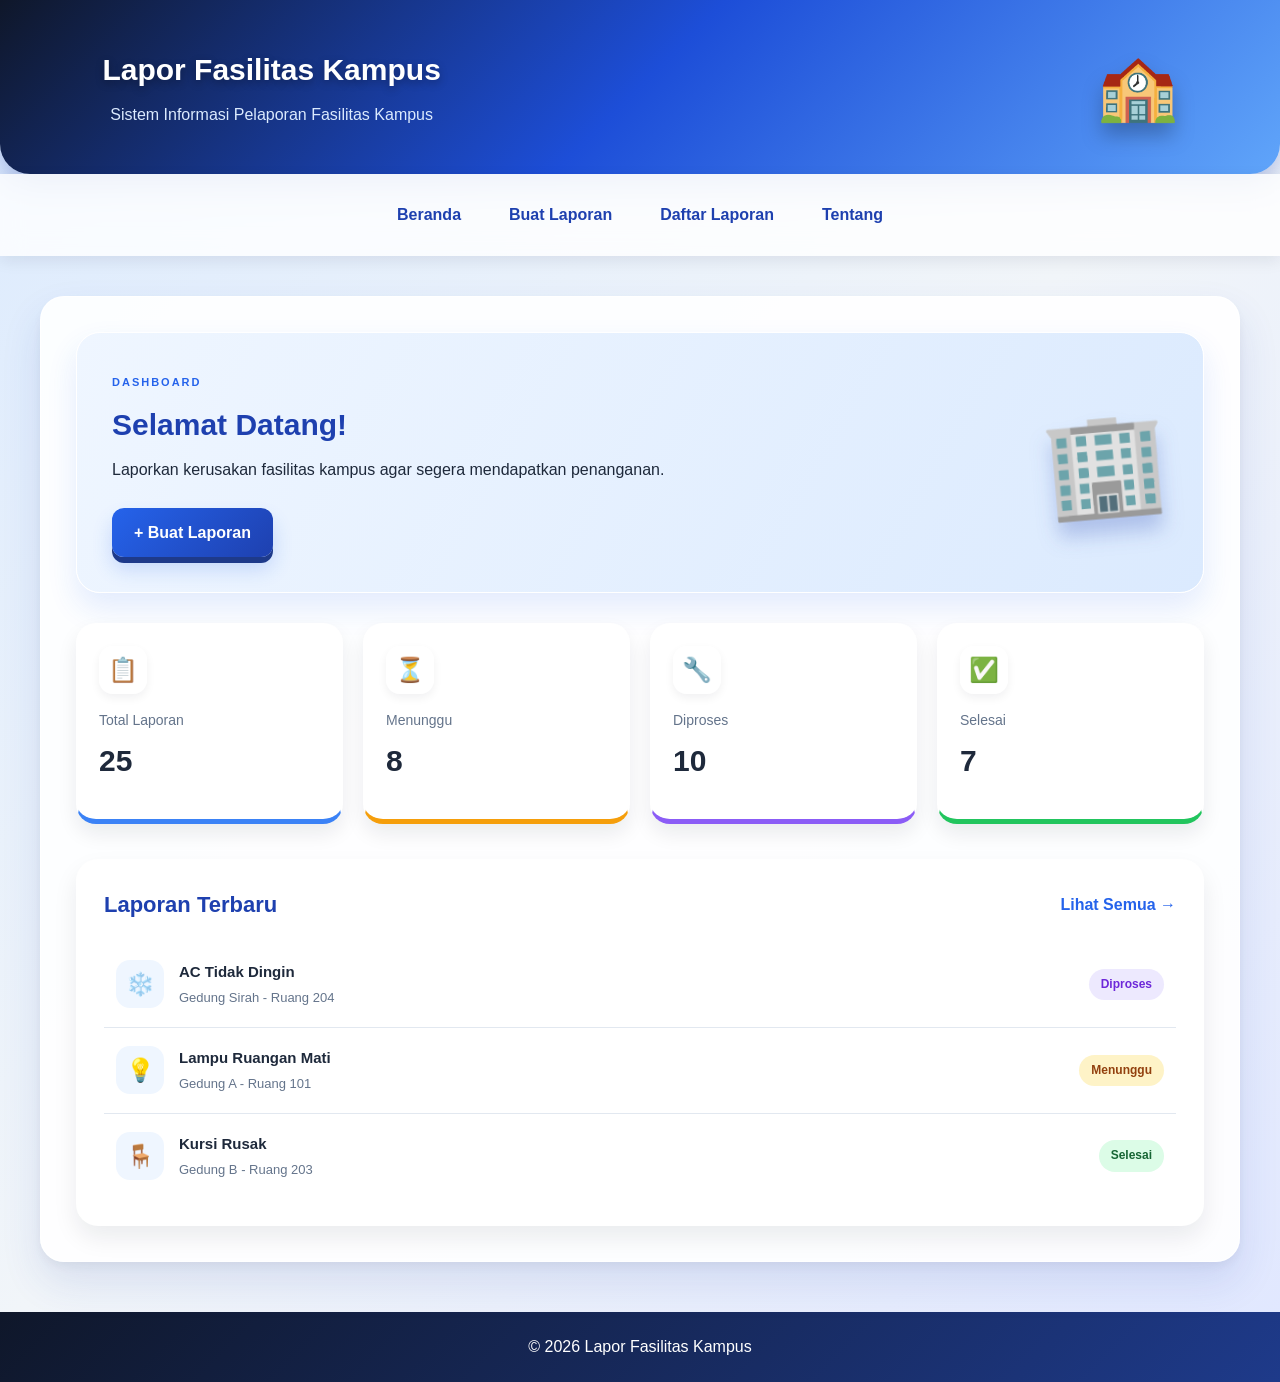
<file: Lapor_Fasilitas/Index.html>
<!DOCTYPE html>
<html lang="id">
<head>
    <meta charset="UTF-8">
    <meta name="viewport" content="width=device-width, initial-scale=1.0">
    <title>Lapor Fasilitas Kampus</title>
    <link rel="stylesheet" href="css/style.css">
</head>

<body>

    
<body>

    <header class="dashboard-header">
        <div class="header-content">
            <div>
                <h1>Lapor Fasilitas Kampus</h1>
                <p>Sistem Informasi Pelaporan Fasilitas Kampus</p>
            </div>
            <div class="header-icon">🏫</div>
        </div>
    </header>

    <nav>
        <a href="index.html">Beranda</a>
        <a href="laporan.html">Buat Laporan</a>
        <a href="daftar.html">Daftar Laporan</a>
        <a href="tentang.html">Tentang</a>
    </nav>

    <main class="dashboard">

        <section class="welcome">
            <div>
                <span class="welcome-label">DASHBOARD</span>
                <h2>Selamat Datang!</h2>
                <p>
                    Laporkan kerusakan fasilitas kampus
                    agar segera mendapatkan penanganan.
                </p>

                <a href="laporan.html" class="primary-button">
                    + Buat Laporan
                </a>
            </div>

            <div class="welcome-illustration">
                🏢
            </div>
        </section>

        <section class="statistics">
            <div class="stat-card blue">
                <div class="stat-icon">📋</div>
                <p>Total Laporan</p>
                <h3>25</h3>
            </div>

            <div class="stat-card orange">
                <div class="stat-icon">⏳</div>
                <p>Menunggu</p>
                <h3>8</h3>
            </div>

            <div class="stat-card purple">
                <div class="stat-icon">🔧</div>
                <p>Diproses</p>
                <h3>10</h3>
            </div>

            <div class="stat-card green">
                <div class="stat-icon">✅</div>
                <p>Selesai</p>
                <h3>7</h3>
            </div>
        </section>

        <section class="recent-reports">
            <div class="section-heading">
                <h2>Laporan Terbaru</h2>
                <a href="daftar.html">Lihat Semua →</a>
            </div>

            <div class="report-item">
                <div class="report-icon">❄️</div>
                <div class="report-info">
                    <h3>AC Tidak Dingin</h3>
                    <p>Gedung Sirah - Ruang 204</p>
                </div>
                <span class="status processing">Diproses</span>
            </div>

            <div class="report-item">
                <div class="report-icon">💡</div>
                <div class="report-info">
                    <h3>Lampu Ruangan Mati</h3>
                    <p>Gedung A - Ruang 101</p>
                </div>
                <span class="status waiting">Menunggu</span>
            </div>

            <div class="report-item">
                <div class="report-icon">🪑</div>
                <div class="report-info">
                    <h3>Kursi Rusak</h3>
                    <p>Gedung B - Ruang 203</p>
                </div>
                <span class="status completed">Selesai</span>
            </div>
        </section>

    </main>

    <footer>
        <p>&copy; 2026 Lapor Fasilitas Kampus</p>
    </footer>

    <script src="js/daftar.js"></script>

</body>
</html>
</file>
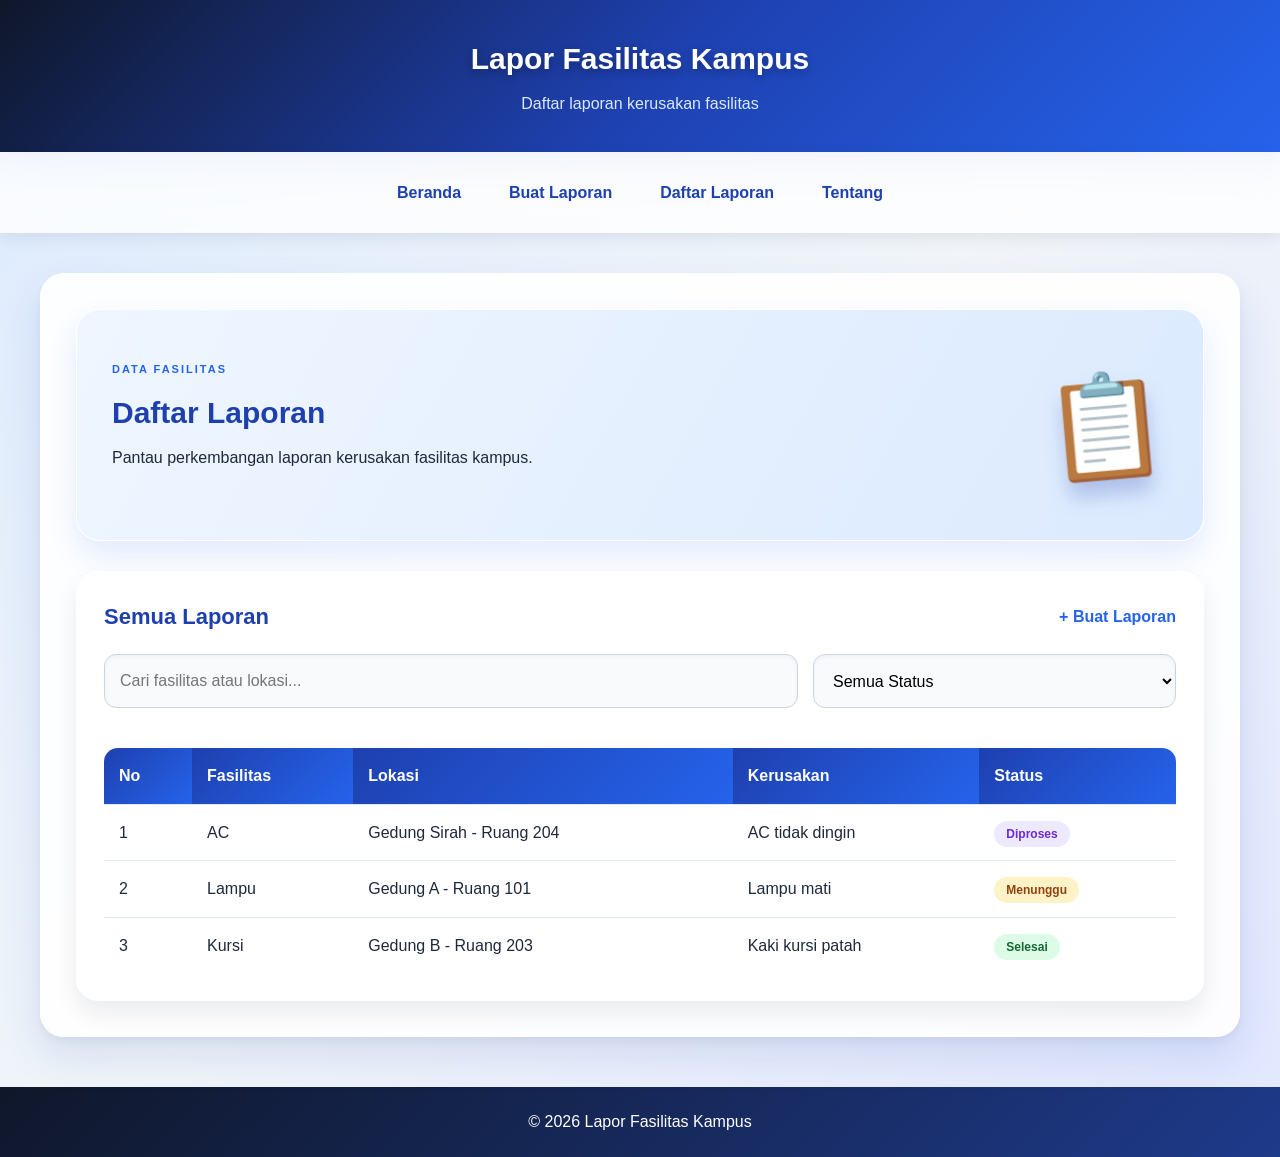
<file: Lapor_Fasilitas/Daftar.html>
<!DOCTYPE html>
<html lang="id">
<head>
    <meta charset="UTF-8">
    <meta name="viewport" content="width=device-width, initial-scale=1.0">
    <title>Daftar Laporan</title>
    <link rel="stylesheet" href="css/style.css">
</head>

<body>

    <header>
        <h1>Lapor Fasilitas Kampus</h1>
        <p>Daftar laporan kerusakan fasilitas</p>
    </header>

    <nav>
        <a href="index.html">Beranda</a>
        <a href="laporan.html">Buat Laporan</a>
        <a href="daftar.html">Daftar Laporan</a>
        <a href="tentang.html">Tentang</a>
    </nav>

    
<main class="dashboard">

    <section class="welcome">
        <div>
            <span class="welcome-label">DATA FASILITAS</span>
            <h2>Daftar Laporan</h2>
            <p>Pantau perkembangan laporan kerusakan fasilitas kampus.</p>
        </div>
        <div class="welcome-illustration">📋</div>
    </section>

    <section class="recent-reports">
        <div class="section-heading">
            <h2>Semua Laporan</h2>
            <a href="laporan.html">+ Buat Laporan</a>
        </div>

        <div class="report-filters">
            <input
                type="search"
                id="searchInput"
                placeholder="Cari fasilitas atau lokasi..."
            >

            <select id="statusFilter">
                <option value="semua">Semua Status</option>
                <option value="menunggu">Menunggu</option>
                <option value="diproses">Diproses</option>
                <option value="selesai">Selesai</option>
            </select>
        </div>

        <div class="table-wrapper">
            <table>
                <thead>
                    <tr>
                        <th>No</th>
                        <th>Fasilitas</th>
                        <th>Lokasi</th>
                        <th>Kerusakan</th>
                        <th>Status</th>
                    </tr>
                </thead>

                <tbody id="reportTable">
                    <tr>
                        <td>1</td>
                        <td>AC</td>
                        <td>Gedung Sirah - Ruang 204</td>
                        <td>AC tidak dingin</td>
                        <td>
                            <span class="status processing">Diproses</span>
                        </td>
                    </tr>

                    <tr>
                        <td>2</td>
                        <td>Lampu</td>
                        <td>Gedung A - Ruang 101</td>
                        <td>Lampu mati</td>
                        <td>
                            <span class="status waiting">Menunggu</span>
                        </td>
                    </tr>

                    <tr>
                        <td>3</td>
                        <td>Kursi</td>
                        <td>Gedung B - Ruang 203</td>
                        <td>Kaki kursi patah</td>
                        <td>
                            <span class="status completed">Selesai</span>
                        </td>
                    </tr>
                </tbody>
            </table>
        </div>

        <p id="emptyMessage" hidden>
            Tidak ada laporan yang sesuai.
        </p>
    </section>

</main>

    <footer>
        <p>&copy; 2026 Lapor Fasilitas Kampus</p>
    </footer>

</body>
</html>
</file>
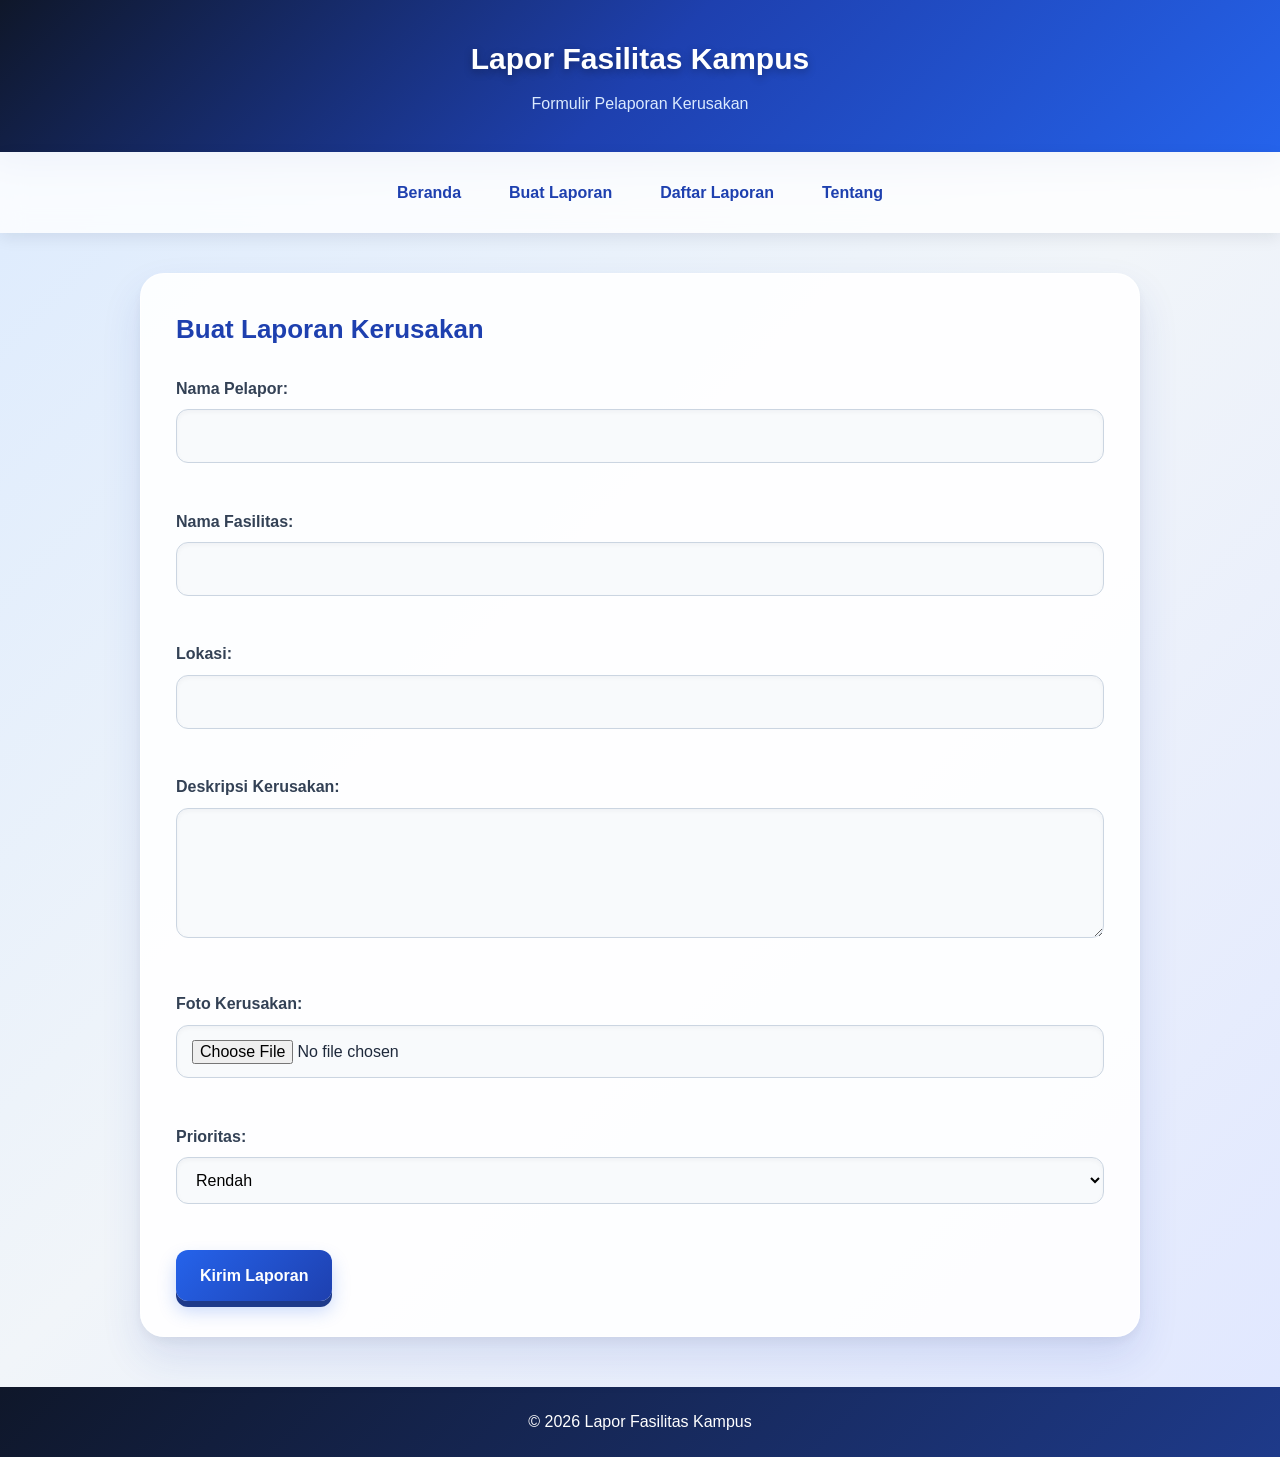
<file: Lapor_Fasilitas/Laporan.html>
<!DOCTYPE html>
<html lang="id">
<head>
    <meta charset="UTF-8">
    <meta name="viewport" content="width=device-width, initial-scale=1.0">
    <title>Buat Laporan</title>
    <link rel="stylesheet" href="css/style.css">
</head>

<body>

    <header>
        <h1>Lapor Fasilitas Kampus</h1>
        <p>Formulir Pelaporan Kerusakan</p>
    </header>

    <nav>
        <a href="index.html">Beranda</a>
        <a href="laporan.html">Buat Laporan</a>
        <a href="daftar.html">Daftar Laporan</a>
        <a href="tentang.html">Tentang</a>
    </nav>

    <main>

        <h2>Buat Laporan Kerusakan</h2>

        <form>

            <label for="nama">Nama Pelapor:</label>
            <br>
            <input type="text" id="nama" name="nama">
            <br><br>

            <label for="fasilitas">Nama Fasilitas:</label>
            <br>
            <input type="text" id="fasilitas" name="fasilitas">
            <br><br>

            <label for="lokasi">Lokasi:</label>
            <br>
            <input type="text" id="lokasi" name="lokasi">
            <br><br>

            <label for="deskripsi">Deskripsi Kerusakan:</label>
            <br>
            <textarea id="deskripsi" name="deskripsi"></textarea>
            <br><br>

            <label for="foto">Foto Kerusakan:</label>
            <br>
            <input type="file" id="foto" name="foto">
            <br><br>

            <label for="prioritas">Prioritas:</label>
            <br>

            <select id="prioritas" name="prioritas">
                <option value="rendah">Rendah</option>
                <option value="sedang">Sedang</option>
                <option value="tinggi">Tinggi</option>
            </select>

            <br><br>

            <button type="submit">Kirim Laporan</button>

        </form>

    </main>

    <footer>
        <p>&copy; 2026 Lapor Fasilitas Kampus</p>
    </footer>

</body>
</html>
</file>
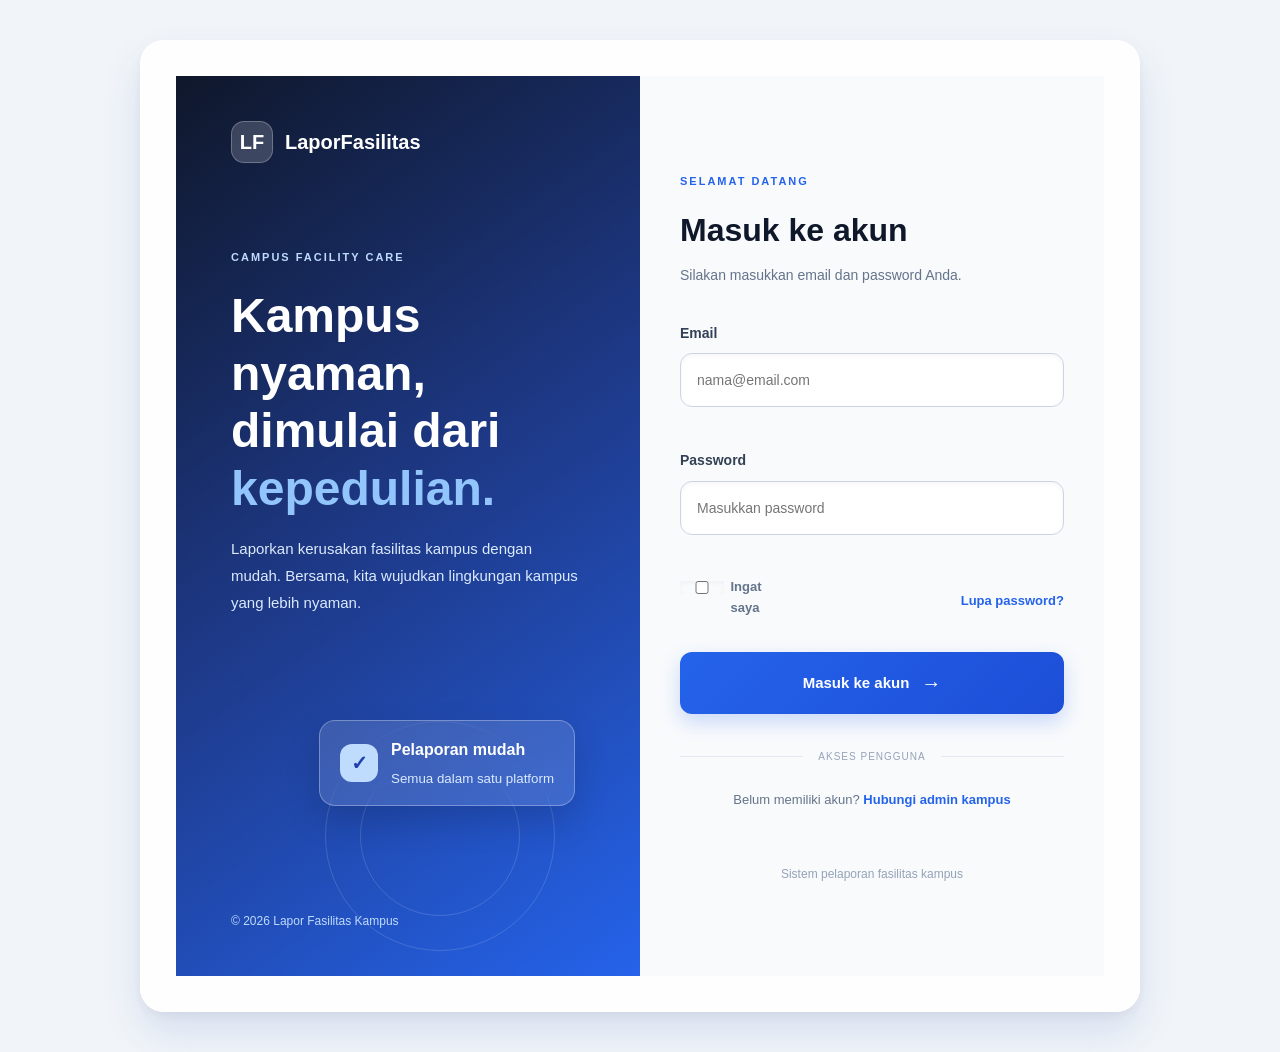
<file: Lapor_Fasilitas/Login.html>
<!DOCTYPE html>
<html lang="id">
<head>
    <meta charset="UTF-8">
    <meta name="viewport" content="width=device-width, initial-scale=1.0">
    <title>Login | Lapor Fasilitas Kampus</title>
    <link rel="stylesheet" href="css/style.css">
</head>
<body class="login-page">

    <main class="login-wrapper">

        <!-- Bagian kiri -->
        <section class="login-visual">
            <div class="visual-content">
                <div class="brand">
                    <div class="brand-icon">LF</div>
                    <span>LaporFasilitas</span>
                </div>

                <div class="visual-text">
                    <span class="visual-label">CAMPUS FACILITY CARE</span>
                    <h1>Kampus nyaman,<br>
                        dimulai dari <span>kepedulian.</span>
                    </h1>
                    <p>
                        Laporkan kerusakan fasilitas kampus dengan mudah.
                        Bersama, kita wujudkan lingkungan kampus yang
                        lebih nyaman.
                    </p>
                </div>

                <div class="visual-decoration">
                    <div class="decoration-circle circle-one"></div>
                    <div class="decoration-circle circle-two"></div>
                    <div class="decoration-card">
                        <div class="decoration-icon">✓</div>
                        <div>
                            <strong>Pelaporan mudah</strong>
                            <small>Semua dalam satu platform</small>
                        </div>
                    </div>
                </div>

                <div class="visual-footer">
                    © 2026 Lapor Fasilitas Kampus
                </div>
            </div>
        </section>

        <!-- Bagian kanan -->
        <section class="login-form-section">
            <div class="login-form-card">

                <div class="mobile-brand">
                    <div class="brand-icon">LF</div>
                    <span>LaporFasilitas</span>
                </div>

                <div class="form-heading">
                    <span class="welcome-label">SELAMAT DATANG</span>
                    <h2>Masuk ke akun</h2>
                    <p>Silakan masukkan email dan password Anda.</p>
                </div>

                <form>
                    <div class="input-group">
                        <label for="email">Email</label>
                        <input
                            type="email"
                            id="email"
                            placeholder="nama@email.com"
                            required
                        >
                    </div>

                    <div class="input-group">
                        <label for="password">Password</label>
                        <input
                            type="password"
                            id="password"
                            placeholder="Masukkan password"
                            required
                        >
                    </div>

                    <div class="form-options">
                        <label class="remember-option">
                            <input type="checkbox">
                            <span>Ingat saya</span>
                        </label>

                        <a href="#" class="forgot-link">
                            Lupa password?
                        </a>
                    </div>

                    <button type="submit" class="modern-login-button">
                        Masuk ke akun
                        <span>→</span>
                    </button>
                </form>

                <div class="login-divider">
                    <span>AKSES PENGGUNA</span>
                </div>

                <p class="account-info">
                    Belum memiliki akun?
                    <a href="#">Hubungi admin kampus</a>
                </p>

                <p class="security-note">
                    Sistem pelaporan fasilitas kampus
                </p>

            </div>
        </section>

    </main>

</body>
</html>
</file>
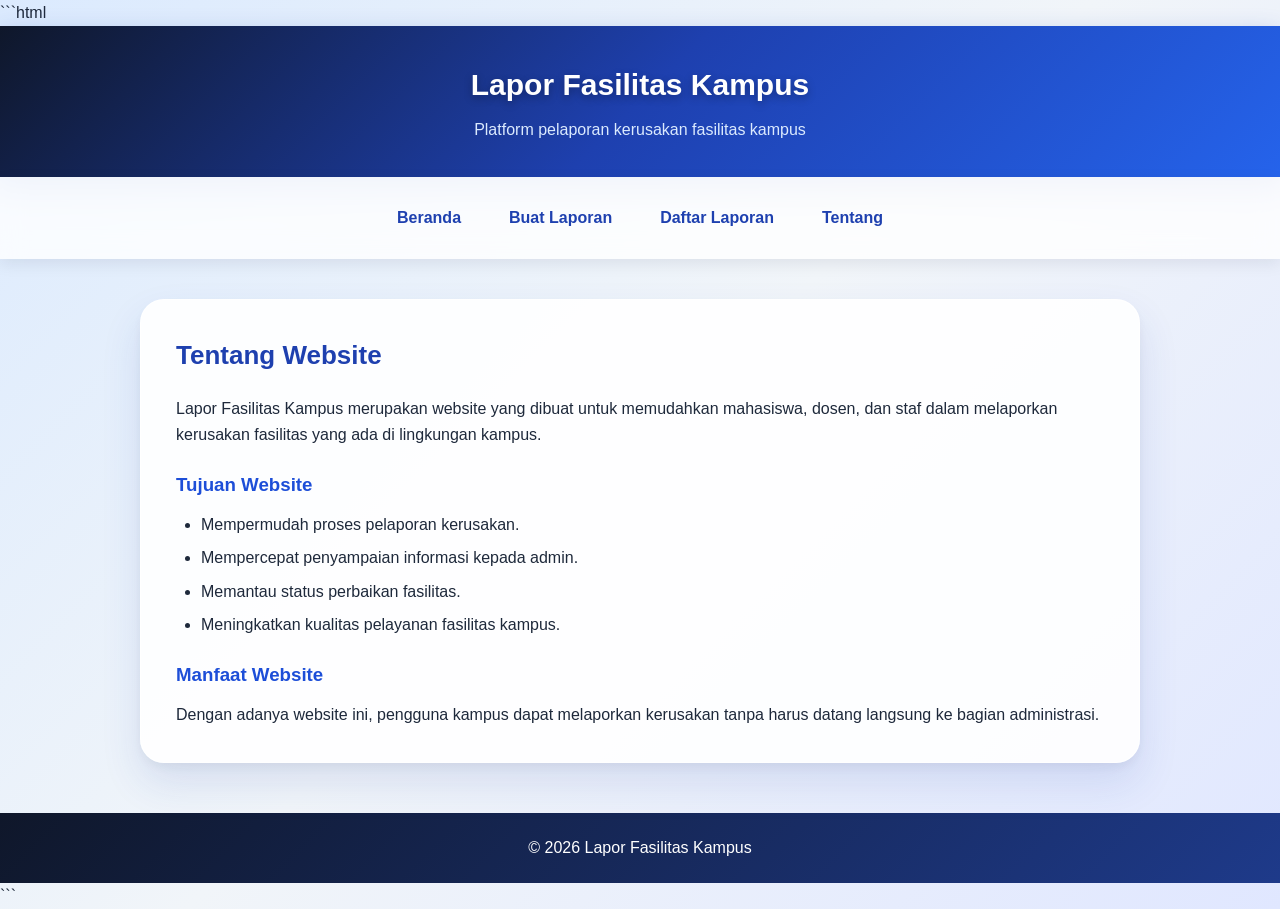
<file: Lapor_Fasilitas/tentang.html>
```html
<!DOCTYPE html>
<html lang="id">
<head>
    <meta charset="UTF-8">
    <meta name="viewport" content="width=device-width, initial-scale=1.0">
    <title> Lapor Fasilitas Kampus</title>
    <link rel="stylesheet" href="css/style.css">
</head>

<body>

    <header>
        <h1>Lapor Fasilitas Kampus</h1>
        <p>Platform pelaporan kerusakan fasilitas kampus</p>
    </header>

    <nav>
        <a href="index.html">Beranda</a>
        <a href="laporan.html">Buat Laporan</a>
        <a href="daftar.html">Daftar Laporan</a>
        <a href="tentang.html">Tentang</a>
    </nav>

    <main>

        <h2>Tentang Website</h2>

        <p>
            Lapor Fasilitas Kampus merupakan website
            yang dibuat untuk memudahkan mahasiswa,
            dosen, dan staf dalam melaporkan kerusakan
            fasilitas yang ada di lingkungan kampus.
        </p>

        <h3>Tujuan Website</h3>

        <ul>
            <li>Mempermudah proses pelaporan kerusakan.</li>
            <li>Mempercepat penyampaian informasi kepada admin.</li>
            <li>Memantau status perbaikan fasilitas.</li>
            <li>Meningkatkan kualitas pelayanan fasilitas kampus.</li>
        </ul>

        <h3>Manfaat Website</h3>

        <p>
            Dengan adanya website ini, pengguna kampus
            dapat melaporkan kerusakan tanpa harus
            datang langsung ke bagian administrasi.
        </p>

    </main>

    <footer>
        <p>&copy; 2026 Lapor Fasilitas Kampus</p>
    </footer>

</body>
</html>
```
</file>
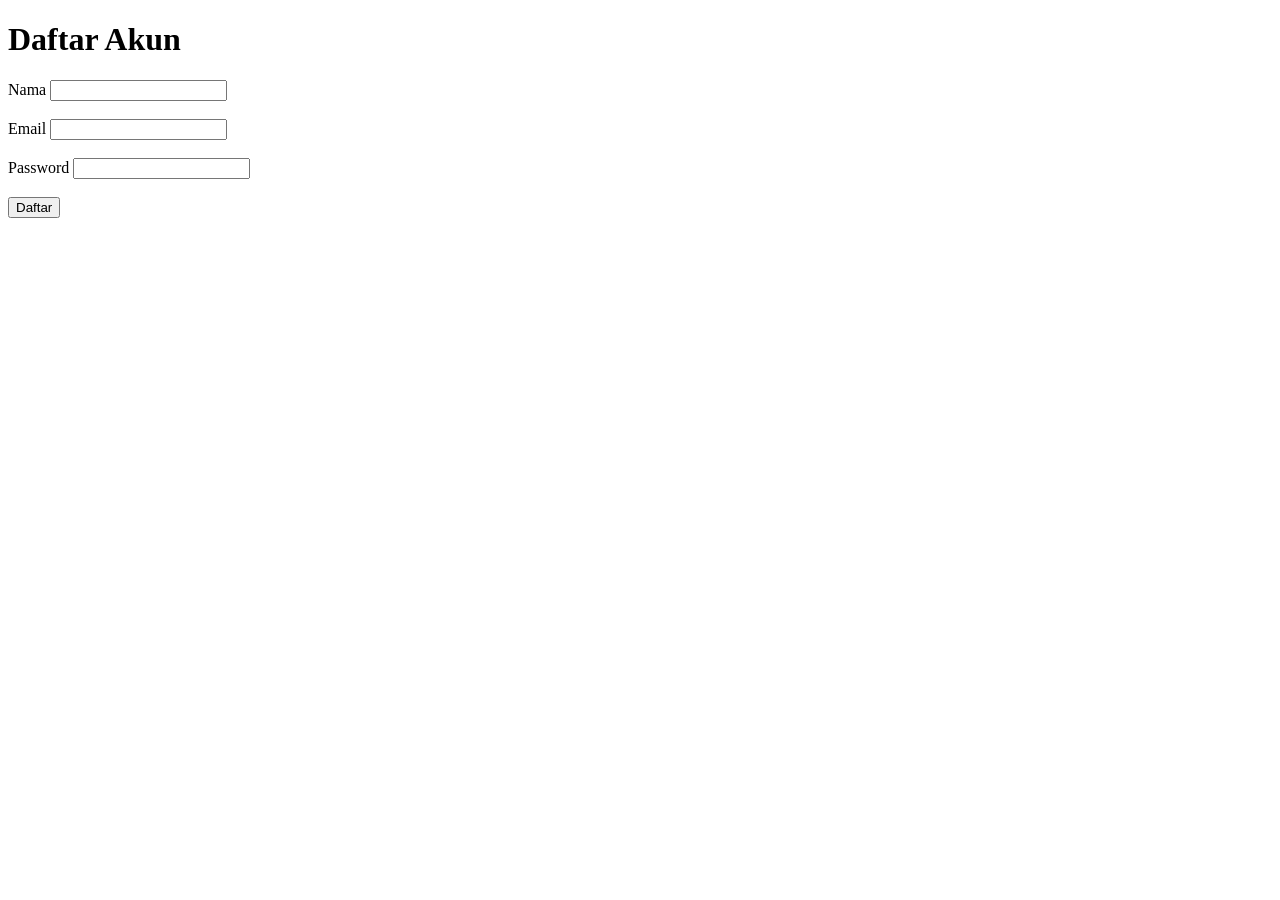
<file: Lapor_Fasilitas/Templates/Daftar.html>
<!DOCTYPE html>
<html lang="id">
<head>
    <meta charset="UTF-8">
    <meta name="viewport" content="width=device-width, initial-scale=1.0">
    <title>Daftar Akun</title>
</head>
<body>

    <h1>Daftar Akun</h1>

    <form method="POST" action="/register">
        <label>Nama</label>
        <input type="text">

        <br><br>

        <label>Email</label>
        <input type="email">

        <br><br>

        <label>Password</label>
        <input type="password">

        <br><br>

        <button type="submit">Daftar</button>
    </form>

</body>
</html>
</file>
<file: Lapor_Fasilitas/css/style.css>
/* RESET */
* {
    margin: 0;
    padding: 0;
    box-sizing: border-box;
}

/* BODY */
body {
    font-family: 'Segoe UI', Arial, sans-serif;
    background: linear-gradient(135deg, #dbeafe, #f1f5f9, #e0e7ff);
    color: #1e293b;
    line-height: 1.6;
    min-height: 100vh;
}

/* HEADER */
header {
    background: linear-gradient(135deg, #0f172a, #1e40af, #2563eb);
    color: white;
    padding: 35px 20px;
    text-align: center;
    box-shadow: 0 10px 25px rgba(30, 64, 175, 0.3);
    position: relative;
}

header h1 {
    font-size: 30px;
    margin-bottom: 8px;
    text-shadow: 0 3px 8px rgba(0, 0, 0, 0.3);
}

header p {
    color: #dbeafe;
}

/* NAVIGATION */
nav {
    display: flex;
    justify-content: center;
    flex-wrap: wrap;
    gap: 12px;
    padding: 18px;
    background: rgba(255, 255, 255, 0.8);
    backdrop-filter: blur(12px);
    box-shadow: 0 5px 15px rgba(15, 23, 42, 0.08);
    position: sticky;
    top: 0;
    z-index: 10;
}

nav a {
    text-decoration: none;
    color: #1e40af;
    font-weight: 600;
    padding: 10px 18px;
    border-radius: 12px;
    transition: all 0.3s ease;
}

nav a:hover {
    color: white;
    background: linear-gradient(135deg, #2563eb, #1d4ed8);
    transform: translateY(-4px);
    box-shadow: 0 7px 15px rgba(37, 99, 235, 0.35);
}

/* MAIN CONTENT */
main {
    max-width: 1000px;
    margin: 40px auto;
    padding: 35px;
    background: rgba(255, 255, 255, 0.9);
    border: 1px solid rgba(255, 255, 255, 0.8);
    border-radius: 24px;
    box-shadow:
        0 20px 40px rgba(30, 64, 175, 0.12),
        0 5px 12px rgba(15, 23, 42, 0.05);
    transition: transform 0.3s ease, box-shadow 0.3s ease;
}

main:hover {
    box-shadow:
        0 25px 50px rgba(30, 64, 175, 0.18),
        0 8px 18px rgba(15, 23, 42, 0.08);
}

main h2 {
    color: #1e40af;
    margin-bottom: 20px;
    font-size: 26px;
}

main h3 {
    color: #1d4ed8;
    margin: 22px 0 12px;
}

/* FORM */
form {
    margin-top: 25px;
}

label {
    display: inline-block;
    font-weight: 600;
    margin-bottom: 8px;
    color: #334155;
}

input,
textarea,
select {
    width: 100%;
    padding: 13px 15px;
    margin-bottom: 20px;
    border: 1px solid #cbd5e1;
    border-radius: 12px;
    background: #f8fafc;
    font: inherit;
    outline: none;
    transition: all 0.3s ease;
    box-shadow: inset 0 2px 5px rgba(15, 23, 42, 0.04);
}

input:focus,
textarea:focus,
select:focus {
    background: white;
    border-color: #3b82f6;
    box-shadow: 0 0 0 4px rgba(59, 130, 246, 0.15);
}

textarea {
    min-height: 130px;
    resize: vertical;
}

/* BUTTON */
button,
main > a {
    display: inline-block;
    background: linear-gradient(135deg, #2563eb, #1e40af);
    color: white;
    border: none;
    border-radius: 12px;
    padding: 13px 24px;
    font: inherit;
    font-weight: 600;
    text-decoration: none;
    cursor: pointer;
    box-shadow:
        0 6px 0 #1e3a8a,
        0 10px 18px rgba(37, 99, 235, 0.25);
    transition: all 0.2s ease;
}

button:hover,
main > a:hover {
    transform: translateY(-3px);
    box-shadow:
        0 9px 0 #1e3a8a,
        0 15px 22px rgba(37, 99, 235, 0.3);
}

button:active,
main > a:active {
    transform: translateY(4px);
    box-shadow: 0 2px 0 #1e3a8a;
}

/* TABLE */
table {
    width: 100%;
    border-collapse: separate;
    border-spacing: 0;
    overflow: hidden;
    border-radius: 14px;
    margin-top: 20px;
    box-shadow: 0 8px 20px rgba(15, 23, 42, 0.08);
}

th,
td {
    padding: 15px;
    text-align: left;
    border-bottom: 1px solid #e2e8f0;
}

th {
    background: linear-gradient(135deg, #1e40af, #2563eb);
    color: white;
}

td {
    background: white;
}

tr:last-child td {
    border-bottom: none;
}

tbody tr:hover td {
    background: #eff6ff;
}

/* LIST */
ul {
    padding-left: 25px;
}

li {
    margin-bottom: 8px;
}

/* FOOTER */
footer {
    background: linear-gradient(135deg, #0f172a, #1e3a8a);
    color: white;
    text-align: center;
    padding: 22px;
    margin-top: 50px;
}

/* ANIMATION */
@keyframes fadeUp {
    from {
        opacity: 0;
        transform: translateY(20px);
    }

    to {
        opacity: 1;
        transform: translateY(0);
    }
}

main {
    animation: fadeUp 0.6s ease both;
}

/* RESPONSIVE */
@media (max-width: 600px) {
    header h1 {
        font-size: 23px;
    }

    nav {
        gap: 5px;
        padding: 12px;
    }

    nav a {
        padding: 8px 10px;
        font-size: 13px;
    }

    main {
        margin: 20px 12px;
        padding: 20px;
        border-radius: 18px;
    }

    main h2 {
        font-size: 22px;
    }

    table {
        font-size: 12px;
    }

    th,
    td {
        padding: 9px;
    }
}

/* REDUCE ANIMATION FOR ACCESSIBILITY */
@media (prefers-reduced-motion: reduce) {
    *,
    *::before,
    *::after {
        animation-duration: 0.01ms !important;
        transition-duration: 0.01ms !important;
    }
}


/* DASHBOARD HEADER */
.dashboard-header {
    background: linear-gradient(135deg, #0f172a, #1d4ed8, #60a5fa);
    padding: 35px 8%;
    border-radius: 0 0 30px 30px;
}

.header-content {
    max-width: 1200px;
    margin: auto;
    display: flex;
    align-items: center;
    justify-content: space-between;
}

.header-icon {
    font-size: 65px;
    filter: drop-shadow(0 12px 10px rgba(0, 0, 0, 0.25));
}

/* DASHBOARD CONTAINER */
.dashboard {
    max-width: 1200px;
}

/* WELCOME CARD */
.welcome {
    display: flex;
    justify-content: space-between;
    align-items: center;
    gap: 20px;
    background: linear-gradient(120deg, #eff6ff, #dbeafe);
    border: 1px solid white;
    border-radius: 24px;
    padding: 35px;
    margin-bottom: 30px;
    box-shadow: 0 15px 30px rgba(37, 99, 235, 0.12);
    overflow: hidden;
}

.welcome-label {
    color: #2563eb;
    font-size: 12px;
    font-weight: bold;
    letter-spacing: 2px;
}

.welcome h2 {
    font-size: 30px;
    margin: 8px 0;
}

.welcome p {
    margin-bottom: 25px;
}

.welcome-illustration {
    font-size: 100px;
    filter: drop-shadow(0 15px 10px rgba(30, 64, 175, 0.25));
    transform: rotate(-5deg);
}

/* PRIMARY BUTTON */
.primary-button {
    display: inline-block;
    background: linear-gradient(135deg, #2563eb, #1e40af);
    color: white;
    text-decoration: none;
    font-weight: bold;
    padding: 12px 22px;
    border-radius: 12px;
    box-shadow: 0 6px 0 #1e3a8a,
                0 12px 20px rgba(37, 99, 235, 0.2);
    transition: 0.25s ease;
}

.primary-button:hover {
    transform: translateY(-4px);
    box-shadow: 0 10px 0 #1e3a8a,
                0 18px 25px rgba(37, 99, 235, 0.25);
}

/* STATISTICS */
.statistics {
    display: grid;
    grid-template-columns: repeat(4, 1fr);
    gap: 20px;
    margin-bottom: 35px;
}

.stat-card {
    padding: 22px;
    border-radius: 20px;
    background: white;
    border: 1px solid rgba(255, 255, 255, 0.9);
    box-shadow: 0 10px 20px rgba(15, 23, 42, 0.08);
    transition: 0.3s ease;
    position: relative;
    overflow: hidden;
}

.stat-card:hover {
    transform: translateY(-8px) rotateX(3deg);
    box-shadow: 0 20px 30px rgba(15, 23, 42, 0.15);
}

.stat-icon {
    width: 48px;
    height: 48px;
    display: grid;
    place-items: center;
    border-radius: 14px;
    font-size: 24px;
    margin-bottom: 15px;
    background: rgba(255, 255, 255, 0.7);
    box-shadow: 0 4px 10px rgba(15, 23, 42, 0.06);
}

.stat-card p {
    color: #64748b;
    font-size: 14px;
}

.stat-card h3 {
    font-size: 30px;
    margin-top: 5px;
    color: #1e293b;
}

.stat-card.blue {
    border-bottom: 5px solid #3b82f6;
}

.stat-card.orange {
    border-bottom: 5px solid #f59e0b;
}

.stat-card.purple {
    border-bottom: 5px solid #8b5cf6;
}

.stat-card.green {
    border-bottom: 5px solid #22c55e;
}

/* RECENT REPORTS */
.recent-reports {
    background: white;
    padding: 28px;
    border-radius: 22px;
    box-shadow: 0 12px 25px rgba(15, 23, 42, 0.08);
}

.section-heading {
    display: flex;
    justify-content: space-between;
    align-items: center;
    gap: 12px;
    margin-bottom: 20px;
}

.section-heading h2 {
    margin: 0;
    font-size: 22px;
}

.section-heading a {
    color: #2563eb;
    text-decoration: none;
    font-weight: bold;
}

.report-item {
    display: flex;
    align-items: center;
    gap: 15px;
    padding: 18px 12px;
    border-bottom: 1px solid #e2e8f0;
    transition: 0.25s ease;
}

.report-item:last-child {
    border-bottom: none;
}

.report-item:hover {
    background: #f8fafc;
    transform: translateX(5px);
}

.report-icon {
    min-width: 48px;
    height: 48px;
    display: grid;
    place-items: center;
    border-radius: 14px;
    background: #eff6ff;
    font-size: 23px;
}

.report-info {
    flex: 1;
    min-width: 0;
}

.report-info h3 {
    font-size: 15px;
    margin: 0;
    color: #1e293b;
}

.report-info p {
    font-size: 13px;
    color: #64748b;
    margin-top: 4px;
}

.status {
    font-size: 12px;
    font-weight: bold;
    padding: 6px 12px;
    border-radius: 20px;
    white-space: nowrap;
}

.status.processing {
    background: #ede9fe;
    color: #6d28d9;
}

.status.waiting {
    background: #fef3c7;
    color: #92400e;
}

.status.completed {
    background: #dcfce7;
    color: #166534;
}

/* RESPONSIVE DASHBOARD */
@media (max-width: 800px) {
    .statistics {
        grid-template-columns: repeat(2, 1fr);
    }

    .dashboard-header {
        padding: 30px 20px;
    }
}

@media (max-width: 500px) {
    .welcome {
        padding: 22px;
    }

    .welcome h2 {
        font-size: 23px;
    }

    .welcome-illustration {
        font-size: 55px;
    }

    .statistics {
        gap: 12px;
    }

    .stat-card {
        padding: 15px;
    }

    .stat-card h3 {
        font-size: 24px;
    }

    .recent-reports {
        padding: 18px 12px;
    }

    .report-item {
        gap: 9px;
        flex-wrap: wrap;
    }

    .status {
        margin-left: auto;
    }

    .section-heading h2 {
        font-size: 18px;
    }
}


/* FILTER LAPORAN */
.report-filters {
    display: flex;
    gap: 15px;
    margin: 20px 0;
}

.report-filters input,
.report-filters select {
    margin-bottom: 0;
    background: #f8fafc;
}

.report-filters input {
    flex: 2;
}

.report-filters select {
    flex: 1;
}

/* TABEL RESPONSIVE */
.table-wrapper {
    width: 100%;
    overflow-x: auto;
    border-radius: 14px;
}

.table-wrapper table {
    min-width: 650px;
}

/* PESAN KOSONG */
#emptyMessage {
    text-align: center;
    padding: 25px;
    color: #64748b;
}

/* RESPONSIVE FILTER */
@media (max-width: 600px) {
    .report-filters {
        flex-direction: column;
    }

    .report-filters input,
    .report-filters select {
        width: 100%;
    }
}

/* =========================
   LOGIN PAGE MODERN
========================= */

.login-page {
    min-height: 100vh;
    margin: 0;
    font-family: "Segoe UI", Arial, sans-serif;
    background: #f1f5f9;
}

.login-wrapper {
    display: grid;
    grid-template-columns: 1fr 1fr;
    min-height: 100vh;
}

/* BAGIAN KIRI */

.login-visual {
    position: relative;
    overflow: hidden;
    background: linear-gradient(145deg, #0f172a, #1e3a8a, #2563eb);
    color: white;
    padding: 45px 55px;
}

.visual-content {
    position: relative;
    z-index: 2;
    display: flex;
    flex-direction: column;
    min-height: calc(100vh - 90px);
}

.brand {
    display: flex;
    align-items: center;
    gap: 12px;
    font-size: 20px;
    font-weight: bold;
}

.brand-icon {
    width: 42px;
    height: 42px;
    display: grid;
    place-items: center;
    border-radius: 13px;
    background: rgba(255, 255, 255, 0.18);
    border: 1px solid rgba(255, 255, 255, 0.25);
    font-weight: bold;
    backdrop-filter: blur(10px);
}

.visual-text {
    margin-top: auto;
    margin-bottom: 35px;
    max-width: 480px;
}

.visual-label,
.welcome-label {
    font-size: 11px;
    font-weight: bold;
    letter-spacing: 2px;
}

.visual-label {
    color: #bfdbfe;
}

.visual-text h1 {
    margin: 18px 0;
    font-size: clamp(32px, 4vw, 48px);
    line-height: 1.2;
}

.visual-text h1 span {
    color: #93c5fd;
}

.visual-text p {
    color: #dbeafe;
    font-size: 15px;
    line-height: 1.8;
    max-width: 420px;
}

.visual-decoration {
    position: relative;
    height: 180px;
}

.decoration-circle {
    position: absolute;
    border-radius: 50%;
    border: 1px solid rgba(255, 255, 255, 0.15);
}

.circle-one {
    width: 230px;
    height: 230px;
    bottom: -120px;
    right: 30px;
}

.circle-two {
    width: 160px;
    height: 160px;
    bottom: -85px;
    right: 65px;
}

.decoration-card {
    position: absolute;
    right: 10px;
    bottom: 25px;
    display: flex;
    align-items: center;
    gap: 13px;
    padding: 16px 20px;
    border: 1px solid rgba(255, 255, 255, 0.3);
    background: rgba(255, 255, 255, 0.13);
    backdrop-filter: blur(15px);
    border-radius: 16px;
    box-shadow: 0 15px 35px rgba(0, 0, 0, 0.15);
    animation: floating 4s ease-in-out infinite;
}

.decoration-icon {
    width: 38px;
    height: 38px;
    display: grid;
    place-items: center;
    background: #bfdbfe;
    color: #1e40af;
    border-radius: 12px;
    font-size: 20px;
    font-weight: bold;
}

.decoration-card strong,
.decoration-card small {
    display: block;
}

.decoration-card small {
    margin-top: 5px;
    color: #dbeafe;
}

.visual-footer {
    margin-top: auto;
    color: #bfdbfe;
    font-size: 12px;
}

/* BAGIAN KANAN */

.login-form-section {
    display: flex;
    justify-content: center;
    align-items: center;
    padding: 40px;
    background: #f8fafc;
}

.login-form-card {
    width: 100%;
    max-width: 400px;
    padding: 15px 0;
}

.mobile-brand {
    display: none;
}

.form-heading {
    margin-bottom: 35px;
}

.welcome-label {
    color: #2563eb;
}

.form-heading h2 {
    margin: 12px 0 8px;
    color: #0f172a;
    font-size: 32px;
}

.form-heading p {
    color: #64748b;
    font-size: 14px;
    line-height: 1.6;
}

/* INPUT */

.input-group {
    margin-bottom: 22px;
}

.input-group label {
    display: block;
    margin-bottom: 9px;
    color: #334155;
    font-weight: 600;
    font-size: 14px;
}

.input-group input {
    width: 100%;
    box-sizing: border-box;
    padding: 15px 16px;
    border: 1px solid #cbd5e1;
    border-radius: 12px;
    outline: none;
    background: white;
    font-size: 14px;
    transition: 0.3s;
}

.input-group input:focus {
    border-color: #2563eb;
    box-shadow: 0 0 0 4px rgba(37, 99, 235, 0.1);
}

/* OPSI FORM */

.form-options {
    display: flex;
    justify-content: space-between;
    align-items: center;
    gap: 10px;
    margin: 5px 0 25px;
    font-size: 13px;
}

.remember-option {
    display: flex;
    align-items: center;
    gap: 7px;
    color: #64748b;
}

.remember-option input {
    accent-color: #2563eb;
}

.forgot-link,
.account-info a {
    color: #2563eb;
    font-weight: 600;
    text-decoration: none;
}

/* TOMBOL LOGIN */

.modern-login-button {
    display: flex;
    justify-content: center;
    align-items: center;
    gap: 12px;
    width: 100%;
    padding: 15px;
    border: none;
    border-radius: 12px;
    background: linear-gradient(135deg, #2563eb, #1d4ed8);
    color: white;
    font-size: 15px;
    font-weight: bold;
    cursor: pointer;
    box-shadow: 0 8px 20px rgba(37, 99, 235, 0.22);
    transition: 0.3s;
}

.modern-login-button span {
    font-size: 20px;
    transition: 0.3s;
}

.modern-login-button:hover {
    transform: translateY(-3px);
    box-shadow: 0 12px 25px rgba(37, 99, 235, 0.32);
}

.modern-login-button:hover span {
    transform: translateX(5px);
}

/* BAGIAN BAWAH */

.login-divider {
    display: flex;
    align-items: center;
    gap: 15px;
    margin: 35px 0 25px;
    color: #94a3b8;
    font-size: 10px;
    letter-spacing: 1px;
}

.login-divider::before,
.login-divider::after {
    content: "";
    flex: 1;
    height: 1px;
    background: #e2e8f0;
}

.account-info {
    text-align: center;
    font-size: 13px;
    color: #64748b;
}

.security-note {
    margin-top: 55px;
    text-align: center;
    font-size: 12px;
    color: #94a3b8;
}

/* ANIMASI */

@keyframes floating {
    0%, 100% {
        transform: translateY(0);
    }

    50% {
        transform: translateY(-10px);
    }
}

/* RESPONSIVE */

@media (max-width: 900px) {
    .login-visual {
        padding: 35px;
    }

    .login-form-section {
        padding: 30px;
    }

    .visual-text h1 {
        font-size: 34px;
    }
}

@media (max-width: 700px) {
    .login-wrapper {
        grid-template-columns: 1fr;
    }

    .login-visual {
        display: none;
    }

    .login-form-section {
        min-height: 100vh;
        padding: 25px;
        box-sizing: border-box;
    }

    .login-form-card {
        max-width: 430px;
    }

    .mobile-brand {
        display: flex;
        align-items: center;
        gap: 12px;
        margin-bottom: 55px;
        color: #0f172a;
        font-weight: bold;
        font-size: 18px;
    }

    .mobile-brand .brand-icon {
        color: white;
        background: #2563eb;
    }

    .form-heading h2 {
        font-size: 28px;
    }

    .security-note {
        margin-top: 40px;
    }
}
</file>
